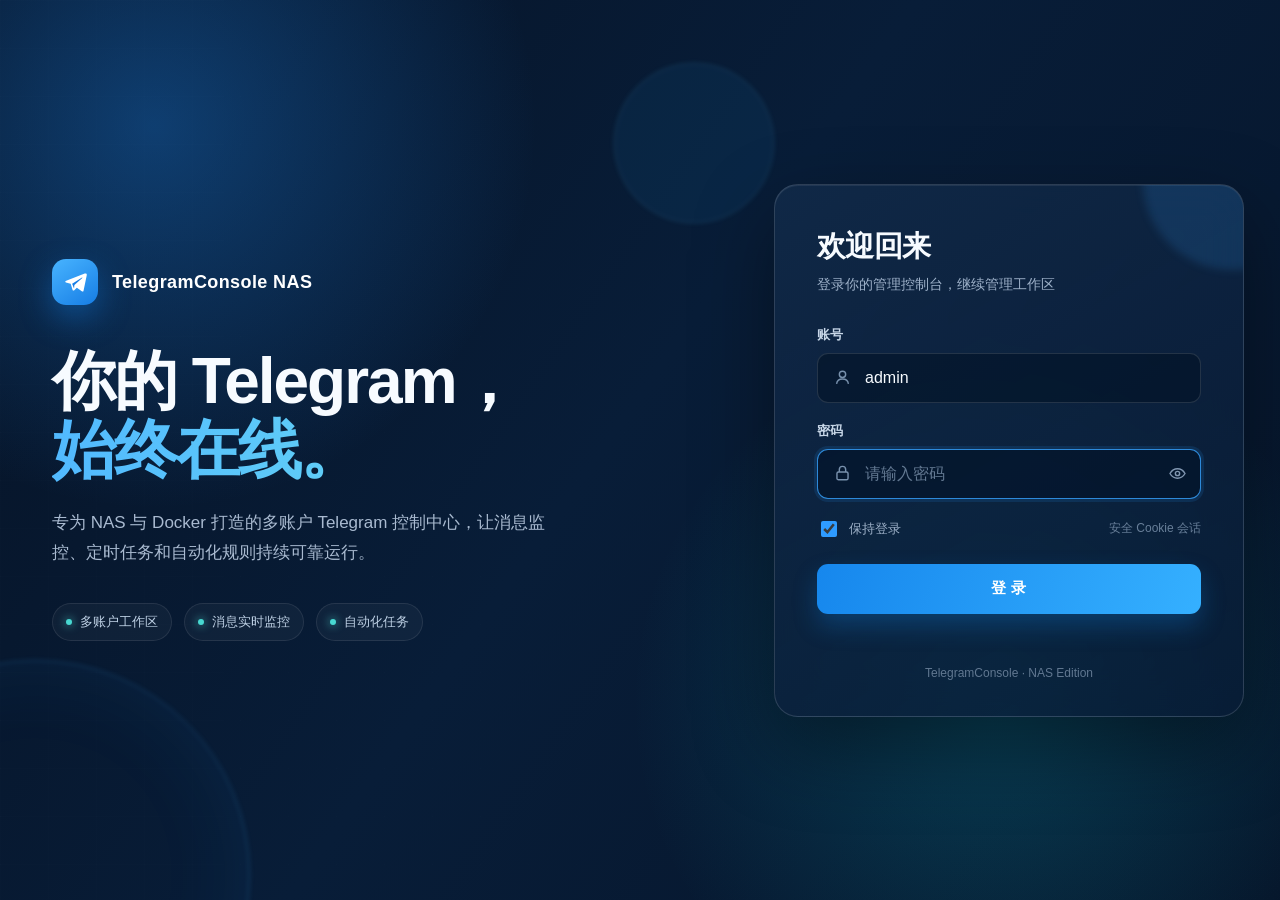
<file: TelegramConsole.Web/wwwroot/login.html>
<!doctype html>
<html lang="zh-CN">
<head>
  <meta charset="utf-8">
  <meta name="viewport" content="width=device-width,initial-scale=1">
  <meta name="theme-color" content="#071a35">
  <title>登录 - TelegramConsole NAS</title>
  <style>
    :root {
      color-scheme: dark;
      font-family: Inter, "Segoe UI", "Microsoft YaHei UI", sans-serif;
      --primary: #2e9bff;
      --primary-strong: #1687ed;
      --text: #f7fbff;
      --muted: #9db0c8;
      --line: rgba(255,255,255,.12);
    }

    * { box-sizing: border-box; }
    html, body { width: 100%; min-height: 100%; margin: 0; }
    body {
      min-height: 100vh;
      overflow: hidden;
      color: var(--text);
      background:
        radial-gradient(circle at 12% 14%, rgba(28,128,226,.38), transparent 28%),
        radial-gradient(circle at 78% 78%, rgba(12,188,204,.22), transparent 30%),
        linear-gradient(125deg, #061326 0%, #081d38 48%, #06152a 100%);
    }

    body::before {
      content: "";
      position: fixed;
      inset: 0;
      pointer-events: none;
      opacity: .38;
      background-image:
        linear-gradient(rgba(255,255,255,.028) 1px, transparent 1px),
        linear-gradient(90deg, rgba(255,255,255,.028) 1px, transparent 1px);
      background-size: 48px 48px;
      mask-image: linear-gradient(to right, #000, transparent 82%);
    }

    .orb {
      position: fixed;
      border-radius: 50%;
      filter: blur(2px);
      pointer-events: none;
    }
    .orb-one { width: 430px; height: 430px; left: -180px; bottom: -190px; border: 1px solid rgba(65,172,255,.28); box-shadow: inset 0 0 90px rgba(40,150,255,.08); }
    .orb-two { width: 160px; height: 160px; left: 48%; top: 7%; background: rgba(38,170,255,.07); border: 1px solid rgba(104,205,255,.16); }

    .page-shell {
      position: relative;
      z-index: 1;
      display: grid;
      grid-template-columns: minmax(0, 1fr) minmax(390px, 470px);
      align-items: center;
      gap: clamp(48px, 8vw, 140px);
      width: min(1240px, calc(100% - 72px));
      min-height: 100vh;
      margin: 0 auto;
      padding: 48px 0;
    }

    .brand { max-width: 620px; padding-left: 16px; }
    .brand-mark {
      display: inline-flex;
      align-items: center;
      gap: 14px;
      margin-bottom: 42px;
      color: #fff;
      font-size: 18px;
      font-weight: 700;
      letter-spacing: .4px;
    }
    .logo {
      display: grid;
      place-items: center;
      width: 46px;
      height: 46px;
      border-radius: 14px;
      background: linear-gradient(145deg, #48b4ff, #167de5);
      box-shadow: 0 12px 32px rgba(18,130,237,.42);
    }
    .logo svg { width: 27px; height: 27px; }
    .brand h1 {
      max-width: 600px;
      margin: 0 0 22px;
      font-size: clamp(42px, 5vw, 68px);
      line-height: 1.08;
      letter-spacing: -2px;
    }
    .brand h1 span {
      display: block;
      color: transparent;
      background: linear-gradient(90deg, #51b9ff, #70e3ed);
      background-clip: text;
    }
    .brand-copy { max-width: 520px; margin: 0; color: #a9bad0; font-size: 17px; line-height: 1.8; }
    .features { display: flex; flex-wrap: wrap; gap: 12px; margin-top: 34px; }
    .feature {
      display: inline-flex;
      align-items: center;
      gap: 8px;
      padding: 9px 13px;
      border: 1px solid rgba(255,255,255,.09);
      border-radius: 999px;
      color: #bdd0e4;
      background: rgba(255,255,255,.035);
      font-size: 13px;
    }
    .feature i { width: 6px; height: 6px; border-radius: 50%; background: #48d8d1; box-shadow: 0 0 10px #48d8d1; }

    .login-card {
      position: relative;
      width: 100%;
      padding: 42px 42px 36px;
      overflow: hidden;
      border: 1px solid rgba(255,255,255,.14);
      border-radius: 24px;
      background: linear-gradient(150deg, rgba(17,42,73,.86), rgba(8,27,53,.76));
      box-shadow: 0 30px 80px rgba(0,0,0,.38), inset 0 1px 0 rgba(255,255,255,.08);
      backdrop-filter: blur(22px);
    }
    .login-card::before {
      content: "";
      position: absolute;
      width: 180px;
      height: 180px;
      right: -80px;
      top: -95px;
      border-radius: 50%;
      background: rgba(53,164,255,.15);
      filter: blur(4px);
    }
    .mobile-logo { display: none; }
    .login-card h2 { position: relative; margin: 0 0 9px; font-size: 29px; letter-spacing: -.6px; }
    .subtitle { position: relative; margin: 0 0 32px; color: var(--muted); font-size: 14px; }

    .field { margin-bottom: 19px; }
    .field label { display: block; margin-bottom: 9px; color: #c8d7e8; font-size: 13px; font-weight: 600; }
    .input-shell {
      display: flex;
      align-items: center;
      height: 50px;
      border: 1px solid var(--line);
      border-radius: 11px;
      background: rgba(2,15,32,.48);
      transition: border-color .2s, box-shadow .2s, background .2s;
    }
    .input-shell:focus-within { border-color: rgba(56,164,255,.82); background: rgba(4,20,42,.68); box-shadow: 0 0 0 3px rgba(37,145,244,.13); }
    .input-icon { width: 19px; height: 19px; margin-left: 15px; color: #7891ad; flex: none; }
    .input-shell input {
      min-width: 0;
      flex: 1;
      height: 100%;
      padding: 0 13px;
      border: 0;
      outline: 0;
      color: #f7fbff;
      background: transparent;
      font: inherit;
    }
    .input-shell input::placeholder { color: #637992; }
    .password-toggle {
      display: grid;
      place-items: center;
      width: 46px;
      height: 46px;
      padding: 0;
      border: 0;
      color: #8197b1;
      background: transparent;
      cursor: pointer;
    }
    .password-toggle:hover { color: #cbd9e8; }
    .password-toggle svg { width: 19px; height: 19px; }

    .form-options { display: flex; align-items: center; justify-content: space-between; margin: 2px 0 24px; }
    .remember { display: inline-flex; align-items: center; gap: 9px; color: #9eb1c8; font-size: 13px; cursor: pointer; }
    .remember input { width: 16px; height: 16px; accent-color: var(--primary); }
    .secure-tip { color: #687f99; font-size: 12px; }

    .submit-button {
      display: flex;
      align-items: center;
      justify-content: center;
      gap: 9px;
      width: 100%;
      height: 50px;
      border: 0;
      border-radius: 11px;
      color: #fff;
      background: linear-gradient(110deg, var(--primary-strong), #35b0ff);
      box-shadow: 0 12px 25px rgba(16,129,226,.28);
      font-size: 15px;
      font-weight: 700;
      letter-spacing: .5px;
      cursor: pointer;
      transition: transform .15s, filter .15s, opacity .15s;
    }
    .submit-button:hover { filter: brightness(1.08); transform: translateY(-1px); }
    .submit-button:active { transform: translateY(0); }
    .submit-button:disabled { opacity: .55; cursor: not-allowed; transform: none; }
    .spinner { display: none; width: 16px; height: 16px; border: 2px solid rgba(255,255,255,.35); border-top-color: #fff; border-radius: 50%; animation: spin .7s linear infinite; }
    .submit-button.loading .spinner { display: block; }
    @keyframes spin { to { transform: rotate(360deg); } }

    #error { min-height: 21px; margin-top: 15px; color: #ff8c9b; font-size: 13px; text-align: center; }
    .card-footer { margin: 16px 0 0; color: #617891; font-size: 12px; text-align: center; }

    @media (max-width: 900px) {
      body { overflow: auto; }
      .page-shell { grid-template-columns: 1fr; width: min(470px, calc(100% - 36px)); gap: 28px; padding: 42px 0; }
      .brand { display: none; }
      .mobile-logo { display: flex; align-items: center; gap: 12px; margin-bottom: 30px; font-weight: 700; }
      .mobile-logo .logo { width: 42px; height: 42px; border-radius: 12px; }
    }

    @media (max-width: 520px) {
      .page-shell { width: calc(100% - 24px); padding: 24px 0; }
      .login-card { padding: 30px 24px 26px; border-radius: 19px; }
      .login-card h2 { font-size: 25px; }
      .secure-tip { display: none; }
    }
  </style>
</head>
<body>
  <div class="orb orb-one"></div>
  <div class="orb orb-two"></div>
  <main class="page-shell">
    <section class="brand" aria-label="产品介绍">
      <div class="brand-mark">
        <span class="logo" aria-hidden="true">
          <svg viewBox="0 0 24 24" fill="none"><path d="M20.2 4.1 3.7 10.5c-1.1.4-1.1 1.1-.2 1.4l4.2 1.3 1.6 5c.2.7.1.9.8.9.5 0 .8-.2 1-.5l2.1-2 4.4 3.2c.8.5 1.4.3 1.6-.8l2.8-13.4c.3-1.3-.5-1.9-1.8-1.5Z" fill="currentColor"/><path d="m9 13 8.5-5.3c.4-.3.8-.1.5.2l-7 6.4-.3 3.1L9 13Z" fill="#167de5"/></svg>
        </span>
        TelegramConsole NAS
      </div>
      <h1>你的 Telegram，<span>始终在线。</span></h1>
      <p class="brand-copy">专为 NAS 与 Docker 打造的多账户 Telegram 控制中心，让消息监控、定时任务和自动化规则持续可靠运行。</p>
      <div class="features">
        <span class="feature"><i></i>多账户工作区</span>
        <span class="feature"><i></i>消息实时监控</span>
        <span class="feature"><i></i>自动化任务</span>
      </div>
    </section>

    <section class="login-card">
      <div class="mobile-logo">
        <span class="logo" aria-hidden="true">
          <svg viewBox="0 0 24 24" fill="none"><path d="M20.2 4.1 3.7 10.5c-1.1.4-1.1 1.1-.2 1.4l4.2 1.3 1.6 5c.2.7.1.9.8.9.5 0 .8-.2 1-.5l2.1-2 4.4 3.2c.8.5 1.4.3 1.6-.8l2.8-13.4c.3-1.3-.5-1.9-1.8-1.5Z" fill="currentColor"/></svg>
        </span>
        TelegramConsole NAS
      </div>
      <h2>欢迎回来</h2>
      <p class="subtitle">登录你的管理控制台，继续管理工作区</p>

      <form id="login-form">
        <div class="field">
          <label for="username">账号</label>
          <div class="input-shell">
            <svg class="input-icon" viewBox="0 0 24 24" fill="none" stroke="currentColor" stroke-width="1.8"><circle cx="12" cy="8" r="4"/><path d="M4.5 20c.7-4 3.2-6 7.5-6s6.8 2 7.5 6"/></svg>
            <input id="username" name="username" type="text" value="admin" autocomplete="username" placeholder="请输入账号" required>
          </div>
        </div>
        <div class="field">
          <label for="password">密码</label>
          <div class="input-shell">
            <svg class="input-icon" viewBox="0 0 24 24" fill="none" stroke="currentColor" stroke-width="1.8"><rect x="5" y="10" width="14" height="10" rx="2"/><path d="M8 10V7a4 4 0 0 1 8 0v3"/></svg>
            <input id="password" name="password" type="password" autocomplete="current-password" placeholder="请输入密码" autofocus required>
            <button class="password-toggle" id="password-toggle" type="button" aria-label="显示密码" title="显示密码">
              <svg viewBox="0 0 24 24" fill="none" stroke="currentColor" stroke-width="1.8"><path d="M2.5 12s3.5-6 9.5-6 9.5 6 9.5 6-3.5 6-9.5 6-9.5-6-9.5-6Z"/><circle cx="12" cy="12" r="2.7"/></svg>
            </button>
          </div>
        </div>
        <div class="form-options">
          <label class="remember"><input id="remember" type="checkbox" checked> 保持登录</label>
          <span class="secure-tip">安全 Cookie 会话</span>
        </div>
        <button class="submit-button" id="submit" type="submit"><span class="spinner"></span><span id="submit-text">登 录</span></button>
        <div id="error" role="alert"></div>
      </form>
      <p class="card-footer">TelegramConsole · NAS Edition</p>
    </section>
  </main>

  <script>
    const form = document.getElementById('login-form');
    const submit = document.getElementById('submit');
    const submitText = document.getElementById('submit-text');
    const error = document.getElementById('error');
    const password = document.getElementById('password');
    const passwordToggle = document.getElementById('password-toggle');

    passwordToggle.addEventListener('click', () => {
      const showing = password.type === 'text';
      password.type = showing ? 'password' : 'text';
      passwordToggle.setAttribute('aria-label', showing ? '显示密码' : '隐藏密码');
      passwordToggle.title = showing ? '显示密码' : '隐藏密码';
      password.focus();
    });

    form.addEventListener('submit', async event => {
      event.preventDefault();
      submit.disabled = true;
      submit.classList.add('loading');
      submitText.textContent = '登录中…';
      error.textContent = '';
      try {
        const response = await fetch('/auth/login', {
          method: 'POST',
          headers: { 'Content-Type': 'application/json' },
          body: JSON.stringify({
            username: document.getElementById('username').value.trim(),
            password: password.value,
            rememberMe: document.getElementById('remember').checked
          })
        });
        if (!response.ok) {
          const problem = await response.json().catch(() => ({}));
          throw new Error(problem.detail || '登录失败');
        }
        location.replace('/index.html?v=20260720-web-sync');
      } catch (ex) {
        error.textContent = ex.message || '登录失败，请稍后重试';
      } finally {
        submit.disabled = false;
        submit.classList.remove('loading');
        submitText.textContent = '登 录';
      }
    });
  </script>
</body>
</html>
</file>
